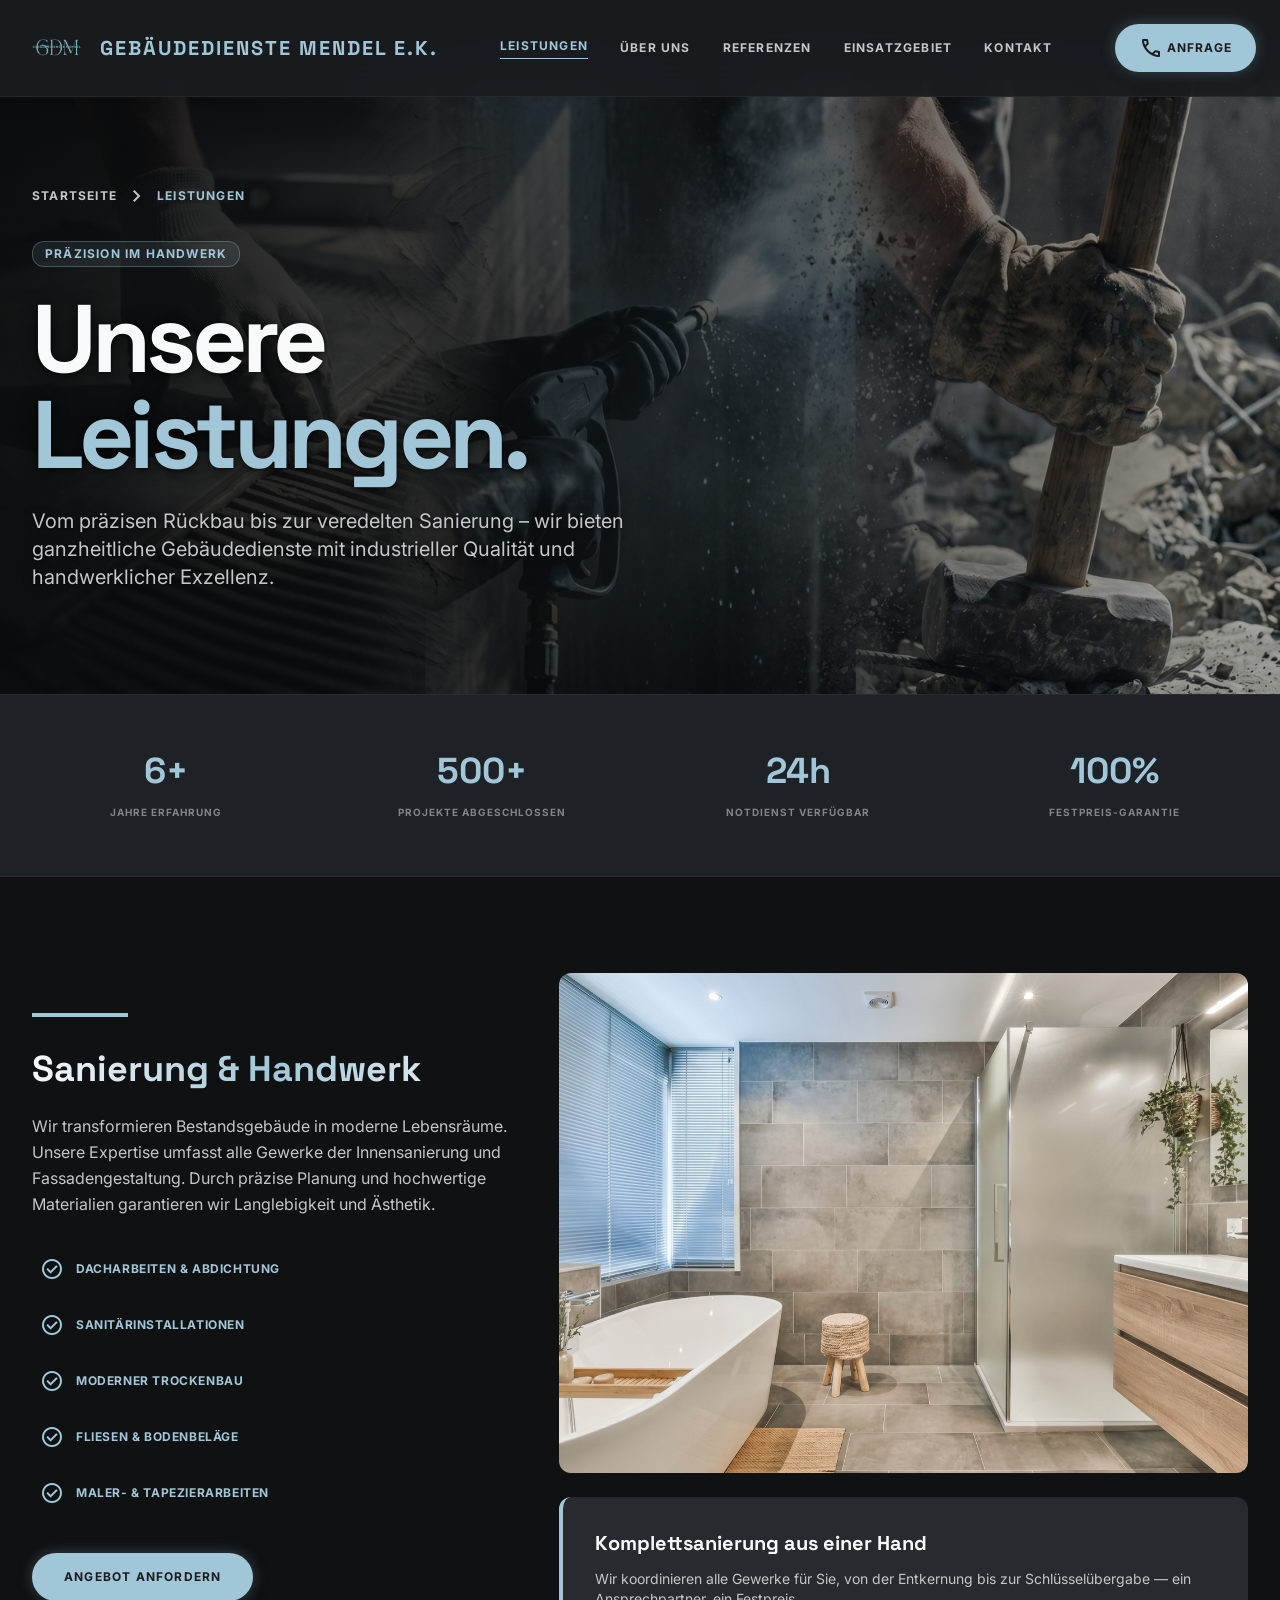
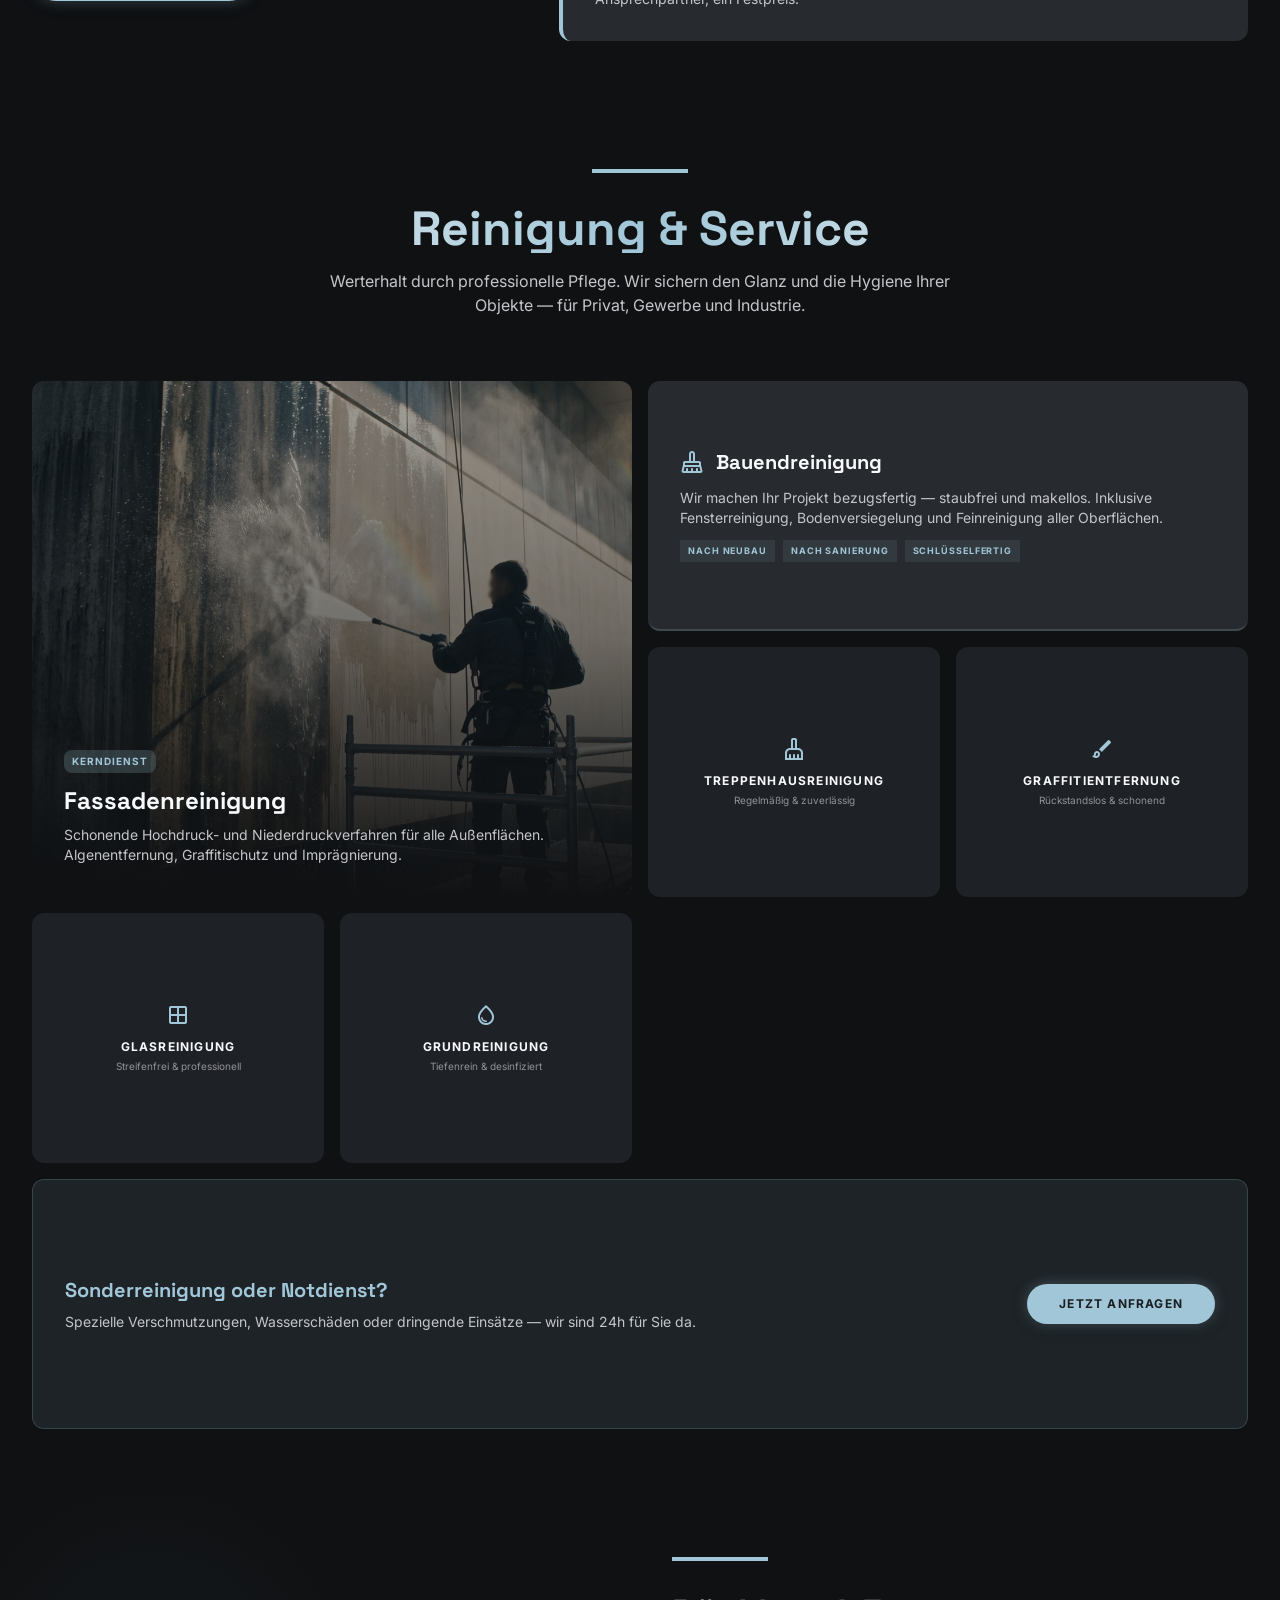
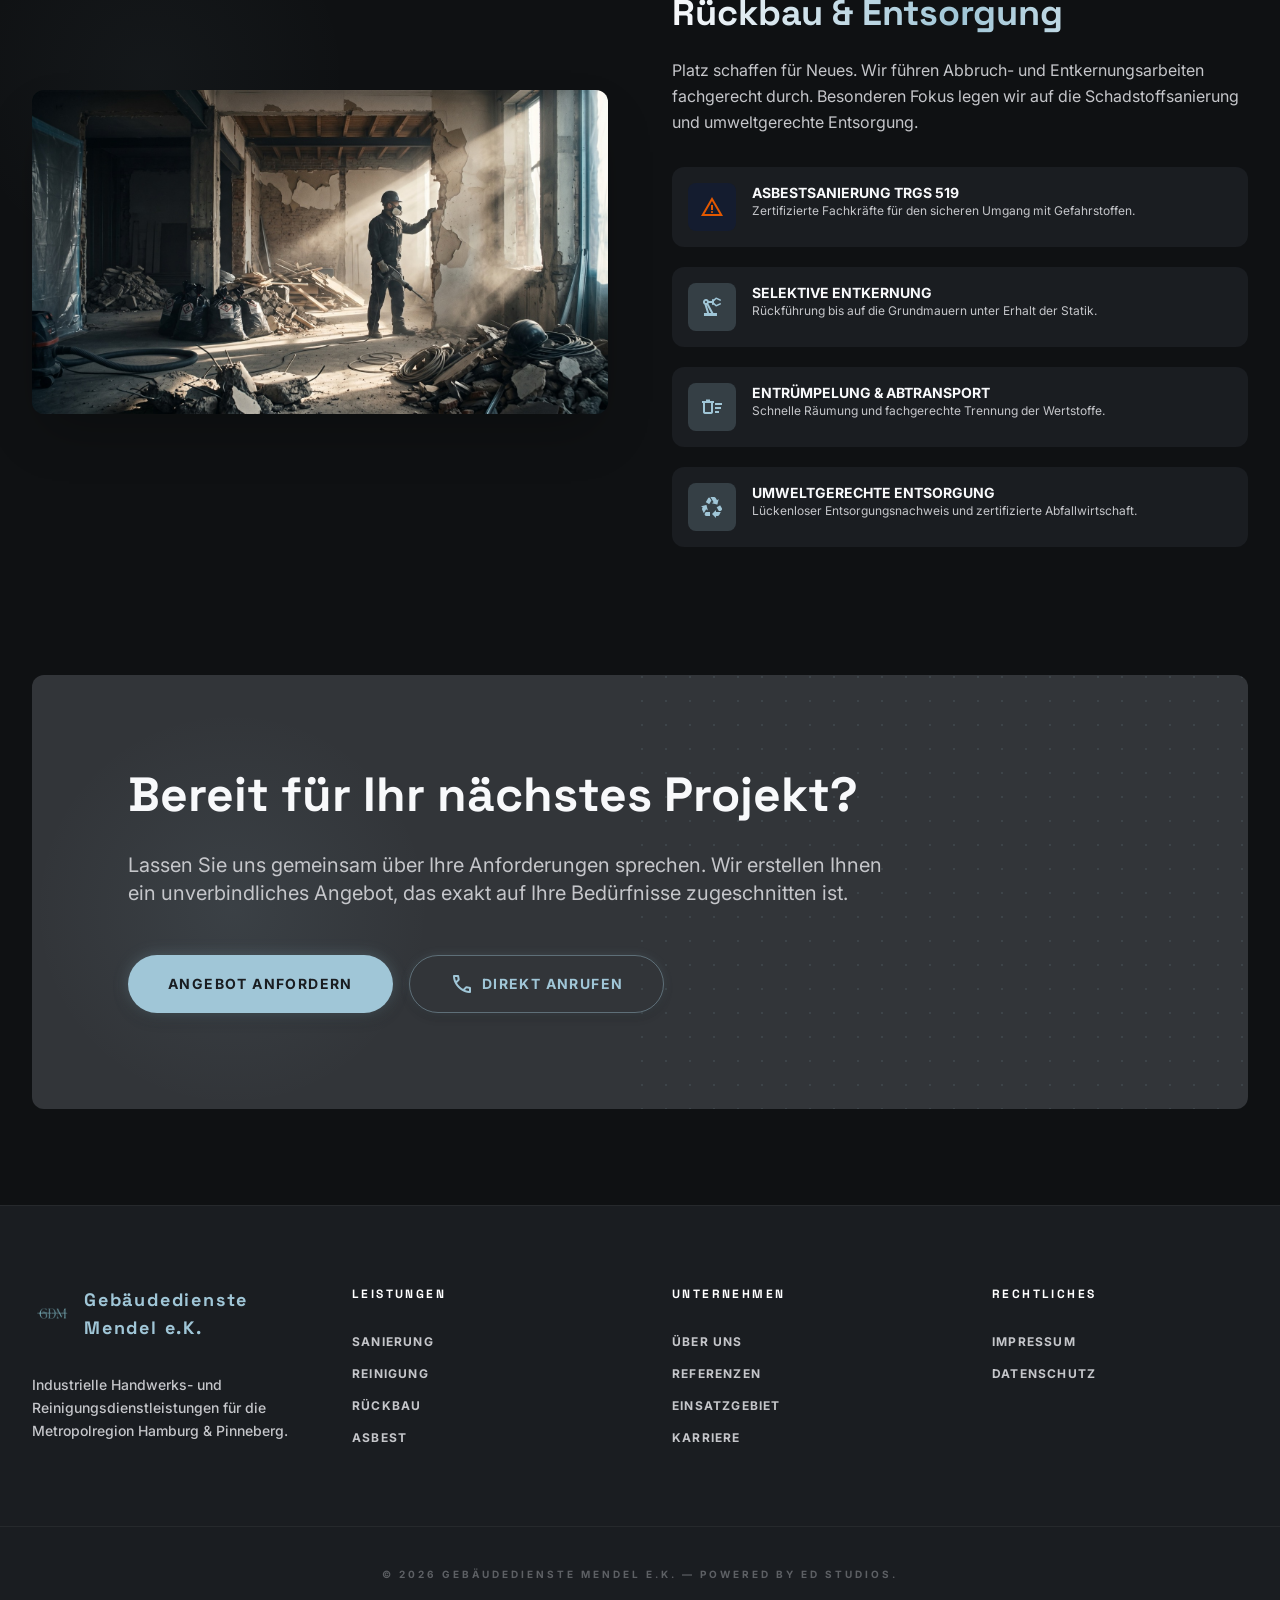
<file: leistungen.html>
<!DOCTYPE html>
<html class="scroll-smooth" lang="de">
<head>
<meta charset="utf-8">
<meta content="width=device-width, initial-scale=1.0" name="viewport">
<meta name="description" content="Alle Leistungen von Gebäudedienste Mendel e.K. – Sanierung, Reinigung, Rückbau & Asbestsanierung in Hamburg und Pinneberg.">
<title>Leistungsübersicht | Gebäudedienste Mendel e.K.</title>
<link rel="preconnect" href="https://fonts.googleapis.com">
<link rel="preconnect" href="https://fonts.gstatic.com" crossorigin>
<link rel="stylesheet" href="assets/tailwind.min.css">
<link href="https://fonts.googleapis.com/css2?family=Space+Grotesk:wght@400;700&family=Inter:wght@400;500;600;700;800;900&family=Material+Symbols+Outlined:opsz,wght,FILL,GRAD@20..48,100..700,0..1,-50..200&icon_names=brush,call,chat,check_circle,chevron_right,cleaning_services,close,delete_sweep,mop,precision_manufacturing,recycling,request_quote,warning,water_drop,window&display=swap" rel="stylesheet">
<style>
    html, body { overflow-x: clip; max-width: 100%; }
    .material-symbols-outlined {
        font-variation-settings: 'FILL' 0, 'wght' 400, 'GRAD' 0, 'opsz' 24;
    }
    html { scroll-behavior: smooth; }

    /* Button glow */
    .btn-glow {
        box-shadow: 0 0 15px rgba(160, 198, 215, 0.3), 0 4px 15px rgba(0,0,0,0.3);
        transition: all 0.3s ease;
    }
    .btn-glow:hover {
        box-shadow: 0 0 30px rgba(160, 198, 215, 0.5), 0 4px 20px rgba(0,0,0,0.4);
        transform: translateY(-2px);
    }
    .btn-outline-glow {
        box-shadow: 0 0 10px rgba(160, 198, 215, 0.15), 0 4px 10px rgba(0,0,0,0.2);
        transition: all 0.3s ease;
    }
    .btn-outline-glow:hover {
        box-shadow: 0 0 25px rgba(160, 198, 215, 0.35), 0 4px 15px rgba(0,0,0,0.3);
        transform: translateY(-2px);
    }

    /* Scroll animations */
    .reveal {
        opacity: 0;
        transform: translateY(40px);
        transition: opacity 0.8s cubic-bezier(0.16, 1, 0.3, 1), transform 0.8s cubic-bezier(0.16, 1, 0.3, 1);
    }
    .reveal.active { opacity: 1; transform: translateY(0); }
    .reveal-left {
        opacity: 0;
        transform: translateX(-60px);
        transition: opacity 0.8s cubic-bezier(0.16, 1, 0.3, 1), transform 0.8s cubic-bezier(0.16, 1, 0.3, 1);
    }
    .reveal-left.active { opacity: 1; transform: translateX(0); }
    .reveal-right {
        opacity: 0;
        transform: translateX(60px);
        transition: opacity 0.8s cubic-bezier(0.16, 1, 0.3, 1), transform 0.8s cubic-bezier(0.16, 1, 0.3, 1);
    }
    .reveal-right.active { opacity: 1; transform: translateX(0); }
    .reveal-scale {
        opacity: 0;
        transform: scale(0.9);
        transition: opacity 0.7s cubic-bezier(0.16, 1, 0.3, 1), transform 0.7s cubic-bezier(0.16, 1, 0.3, 1);
    }
    .reveal-scale.active { opacity: 1; transform: scale(1); }

    /* Staggered children */
    .stagger-children > * {
        opacity: 0;
        transform: translateY(30px);
        transition: opacity 0.6s cubic-bezier(0.16, 1, 0.3, 1), transform 0.6s cubic-bezier(0.16, 1, 0.3, 1);
    }
    .stagger-children.active > *:nth-child(1) { transition-delay: 0.05s; }
    .stagger-children.active > *:nth-child(2) { transition-delay: 0.12s; }
    .stagger-children.active > *:nth-child(3) { transition-delay: 0.19s; }
    .stagger-children.active > *:nth-child(4) { transition-delay: 0.26s; }
    .stagger-children.active > *:nth-child(5) { transition-delay: 0.33s; }
    .stagger-children.active > *:nth-child(6) { transition-delay: 0.40s; }
    .stagger-children.active > *:nth-child(7) { transition-delay: 0.47s; }
    .stagger-children.active > *:nth-child(8) { transition-delay: 0.54s; }
    .stagger-children.active > * { opacity: 1; transform: translateY(0); }

    /* Hero text entrance */
    @keyframes heroSlideUp {
        from { opacity: 0; transform: translateY(50px); }
        to { opacity: 1; transform: translateY(0); }
    }
    .hero-anim-1 { animation: heroSlideUp 0.9s cubic-bezier(0.16, 1, 0.3, 1) 0.2s both; }
    .hero-anim-2 { animation: heroSlideUp 0.9s cubic-bezier(0.16, 1, 0.3, 1) 0.4s both; }
    .hero-anim-3 { animation: heroSlideUp 0.9s cubic-bezier(0.16, 1, 0.3, 1) 0.6s both; }
    .hero-anim-4 { animation: heroSlideUp 0.9s cubic-bezier(0.16, 1, 0.3, 1) 0.8s both; }

    /* Hero text readability */
    .hero-text-shadow { text-shadow: 0 2px 16px rgba(0,0,0,0.7), 0 1px 4px rgba(0,0,0,0.5); }
    .hero-text-shadow-sm { text-shadow: 0 1px 10px rgba(0,0,0,0.6), 0 1px 3px rgba(0,0,0,0.4); }

    /* Nav shrink on scroll */
    .nav-scrolled { padding-top: 0.75rem !important; padding-bottom: 0.75rem !important; }

    /* Line draw */
    .line-draw { width: 0; transition: width 1s cubic-bezier(0.16, 1, 0.3, 1); }
    .line-draw.active { width: 6rem; }

    /* Mobile burger */
    .burger-line { transition: all 0.3s ease; }

    /* Modal */
    .modal-overlay { opacity: 0; pointer-events: none; transition: opacity 0.3s ease; }
    .modal-overlay.open { opacity: 1; pointer-events: auto; }
    .modal-content { transform: translateY(30px) scale(0.97); transition: transform 0.4s cubic-bezier(0.16, 1, 0.3, 1); }
    .modal-overlay.open .modal-content { transform: translateY(0) scale(1); }

    /* ═══ UNIQUE ANIMATIONS ═══ */

    /* 1) Magnetic tilt on hover — cards tilt toward cursor */
    .tilt-card {
        transition: transform 0.2s ease-out, box-shadow 0.3s ease;
        will-change: transform;
    }

    /* 2) Morphing blob background */
    @keyframes morphBlob {
        0%   { border-radius: 60% 40% 30% 70% / 60% 30% 70% 40%; }
        25%  { border-radius: 30% 60% 70% 40% / 50% 60% 30% 60%; }
        50%  { border-radius: 50% 60% 30% 60% / 30% 60% 70% 40%; }
        75%  { border-radius: 60% 40% 60% 30% / 70% 30% 50% 60%; }
        100% { border-radius: 60% 40% 30% 70% / 60% 30% 70% 40%; }
    }
    .morph-blob {
        animation: morphBlob 12s ease-in-out infinite;
        background: radial-gradient(ellipse, rgba(160,198,215,0.08) 0%, transparent 70%);
    }

    /* 3) Text clip gradient scroll — headline shimmers on scroll */
    @keyframes textShimmer {
        0%   { background-position: -200% center; }
        100% { background-position: 200% center; }
    }
    .text-shimmer {
        background: linear-gradient(90deg, #f8f9fb 0%, #A0C6D7 25%, #f8f9fb 50%, #A0C6D7 75%, #f8f9fb 100%);
        background-size: 200% auto;
        -webkit-background-clip: text;
        -webkit-text-fill-color: transparent;
        background-clip: text;
    }
    .text-shimmer.active {
        animation: textShimmer 3s ease-in-out 1 forwards;
    }

    /* 4) Counter number roll-up */
    @keyframes countUp {
        from { opacity: 0; transform: translateY(100%); }
        to   { opacity: 1; transform: translateY(0); }
    }
    .count-roll { display: inline-block; overflow: hidden; }
    .count-roll span {
        display: inline-block;
        opacity: 0;
        transform: translateY(100%);
    }
    .count-roll.active span {
        animation: countUp 0.6s cubic-bezier(0.16, 1, 0.3, 1) forwards;
    }

    /* 5) Parallax image on scroll */
    .parallax-img {
        transition: transform 0.1s linear;
        will-change: transform;
    }

    /* 6) Glow pulse for section dividers */
    @keyframes glowPulse {
        0%, 100% { box-shadow: 0 0 10px rgba(160,198,215,0.2), 0 0 40px rgba(160,198,215,0.05); }
        50%      { box-shadow: 0 0 20px rgba(160,198,215,0.4), 0 0 60px rgba(160,198,215,0.1); }
    }
    .glow-divider {
        animation: glowPulse 3s ease-in-out infinite;
    }

    /* 7) Staggered reveal for bento cards */
    .bento-stagger > *:nth-child(1) { transition-delay: 0s; }
    .bento-stagger > *:nth-child(2) { transition-delay: 0.1s; }
    .bento-stagger > *:nth-child(3) { transition-delay: 0.2s; }
    .bento-stagger > *:nth-child(4) { transition-delay: 0.3s; }
    .bento-stagger > *:nth-child(5) { transition-delay: 0.4s; }
    .bento-stagger > *:nth-child(6) { transition-delay: 0.5s; }
    .bento-stagger > *:nth-child(7) { transition-delay: 0.6s; }

    /* 8) Image reveal wipe */
    @keyframes wipeReveal {
        from { clip-path: inset(0 100% 0 0); }
        to   { clip-path: inset(0 0 0 0); }
    }
    .wipe-reveal {
        clip-path: inset(0 100% 0 0);
    }
    .wipe-reveal.active {
        animation: wipeReveal 1.2s cubic-bezier(0.16, 1, 0.3, 1) forwards;
    }

    /* Feature list item hover */
    .feature-item {
        transition: transform 0.3s ease, background-color 0.3s ease, box-shadow 0.3s ease;
    }
    .feature-item:hover {
        transform: translateX(8px);
        background-color: rgba(160, 198, 215, 0.07);
        box-shadow: -4px 0 0 0 #A0C6D7;
    }

    /* Card hover */
    .card-hover {
        transition: transform 0.4s cubic-bezier(0.16, 1, 0.3, 1), box-shadow 0.4s ease;
    }
    .card-hover:hover {
        transform: translateY(-6px);
        box-shadow: 0 20px 40px rgba(0,0,0,0.3), 0 0 20px rgba(160, 198, 215, 0.1);
    }

    /* Stat counter glow */
    .stat-glow {
        position: relative;
    }
    .stat-glow::after {
        content: '';
        position: absolute;
        inset: -8px;
        border-radius: 50%;
        background: radial-gradient(circle, rgba(160,198,215,0.1) 0%, transparent 70%);
        z-index: -1;
        opacity: 0;
        transition: opacity 0.5s ease;
    }
    .stat-glow:hover::after {
        opacity: 1;
    }
</style>
</head>
<body class="bg-background text-on-surface font-body">

<!-- TopNavBar -->
<nav id="mainNav" class="fixed top-0 w-full z-50 bg-primary/90 backdrop-blur-xl border-b border-white/5 transition-all duration-300">
<div class="flex justify-between items-center w-full px-4 sm:px-6 py-4 max-w-screen-2xl mx-auto">
    <a href="index.html" class="flex items-center gap-2 sm:gap-3">
        <img src="assets/logo-transparent.png" alt="GDM Logo" class="h-14 sm:h-16 w-auto">
        <span class="text-[11px] sm:text-xl font-bold font-headline text-secondary uppercase tracking-widest">
            Gebäudedienste Mendel e.K.
        </span>
    </a>
    <div class="hidden lg:flex items-center space-x-8">
        <a class="text-xs font-bold uppercase tracking-widest text-secondary border-b border-secondary pb-1 transition-colors" href="leistungen.html">Leistungen</a>
        <a class="text-xs font-bold uppercase tracking-widest text-on-surface-variant hover:text-secondary transition-colors" href="index.html#ueber-uns">Über uns</a>
        <a class="text-xs font-bold uppercase tracking-widest text-on-surface-variant hover:text-secondary transition-colors" href="index.html#referenzen">Referenzen</a>
        <a class="text-xs font-bold uppercase tracking-widest text-on-surface-variant hover:text-secondary transition-colors" href="index.html#einsatzgebiet">Einsatzgebiet</a>
        <a class="text-xs font-bold uppercase tracking-widest text-on-surface-variant hover:text-secondary transition-colors" href="index.html#kontakt">Kontakt</a>
    </div>
    <div class="flex items-center space-x-4">
        <a class="hidden lg:inline-flex items-center justify-center bg-secondary text-primary px-6 py-3 text-xs font-bold uppercase tracking-widest rounded-full btn-glow" href="tel:+491639308292">
            <span class="material-symbols-outlined mr-1 text-sm align-middle">call</span> Anfrage
        </a>
        <button id="burgerBtn" class="lg:hidden flex flex-col gap-1.5 p-2" onclick="document.getElementById('mobileMenu').classList.toggle('hidden')">
            <span class="burger-line w-6 h-0.5 bg-white block"></span>
            <span class="burger-line w-6 h-0.5 bg-white block"></span>
            <span class="burger-line w-4 h-0.5 bg-white block"></span>
        </button>
    </div>
</div>
<div id="mobileMenu" class="hidden lg:hidden bg-primary/95 backdrop-blur-xl border-t border-white/5 px-6 py-6 space-y-4">
    <a class="block text-sm font-bold uppercase tracking-widest text-secondary py-2" href="leistungen.html" onclick="document.getElementById('mobileMenu').classList.add('hidden')">Leistungen</a>
    <a class="block text-sm font-bold uppercase tracking-widest text-on-surface-variant hover:text-secondary transition-colors py-2" href="index.html#ueber-uns" onclick="document.getElementById('mobileMenu').classList.add('hidden')">Über uns</a>
    <a class="block text-sm font-bold uppercase tracking-widest text-on-surface-variant hover:text-secondary transition-colors py-2" href="index.html#referenzen" onclick="document.getElementById('mobileMenu').classList.add('hidden')">Referenzen</a>
    <a class="block text-sm font-bold uppercase tracking-widest text-on-surface-variant hover:text-secondary transition-colors py-2" href="index.html#einsatzgebiet" onclick="document.getElementById('mobileMenu').classList.add('hidden')">Einsatzgebiet</a>
    <a class="block text-sm font-bold uppercase tracking-widest text-on-surface-variant hover:text-secondary transition-colors py-2" href="index.html#kontakt" onclick="document.getElementById('mobileMenu').classList.add('hidden')">Kontakt</a>
</div>
</nav>

<main class="pt-20">

<!-- Hero Section -->
<header class="relative min-h-[500px] sm:min-h-[614px] flex items-center px-4 sm:px-8 overflow-hidden bg-surface-container-low">
    <div class="absolute inset-0 z-0">
        <img alt="Leistungsübersicht Header" class="w-full h-full object-cover" src="assets/header-leistungen.jpg">
        <div class="absolute inset-0 bg-gradient-to-r from-background/85 via-background/60 to-transparent"></div>
        <div class="absolute inset-0 bg-black/30"></div>
    </div>
    <!-- Morphing blob decoration -->
    <div class="absolute top-1/4 right-1/4 w-[500px] h-[500px] morph-blob pointer-events-none z-0"></div>
    <div class="relative z-10 max-w-4xl">
        <div class="hero-anim-1 flex items-center gap-2 text-on-surface-variant text-xs font-bold uppercase tracking-widest mb-8">
            <a href="index.html" class="hover:text-secondary transition-colors">Startseite</a>
            <span class="material-symbols-outlined text-sm">chevron_right</span>
            <span class="text-secondary">Leistungen</span>
        </div>
        <div class="hero-anim-2 inline-block px-3 py-1 bg-secondary/10 border border-secondary/30 text-secondary text-xs font-bold tracking-widest uppercase mb-6 rounded-xl">
            Präzision im Handwerk
        </div>
        <h1 class="hero-anim-3 hero-text-shadow font-headline text-5xl sm:text-6xl md:text-8xl font-bold tracking-tighter leading-none text-on-surface mb-6">
            Unsere <br><span class="text-secondary">Leistungen.</span>
        </h1>
        <p class="hero-anim-4 hero-text-shadow-sm text-base sm:text-lg md:text-xl text-on-surface-variant max-w-2xl leading-relaxed">
            Vom präzisen Rückbau bis zur veredelten Sanierung – wir bieten ganzheitliche Gebäudedienste mit industrieller Qualität und handwerklicher Exzellenz.
        </p>
    </div>
</header>

<!-- Animated stats bar -->
<section class="bg-surface-container border-y border-white/5 py-10 sm:py-14">
<div class="max-w-screen-2xl mx-auto px-4 sm:px-6 grid grid-cols-2 md:grid-cols-4 gap-8 text-center stagger-children">
    <div class="stat-glow">
        <div class="count-roll text-3xl sm:text-4xl font-headline font-bold text-secondary mb-2"><span>6+</span></div>
        <div class="text-[10px] font-bold uppercase tracking-widest text-on-surface-variant/60">Jahre Erfahrung</div>
    </div>
    <div class="stat-glow">
        <div class="count-roll text-3xl sm:text-4xl font-headline font-bold text-secondary mb-2"><span>500+</span></div>
        <div class="text-[10px] font-bold uppercase tracking-widest text-on-surface-variant/60">Projekte abgeschlossen</div>
    </div>
    <div class="stat-glow">
        <div class="count-roll text-3xl sm:text-4xl font-headline font-bold text-secondary mb-2"><span>24h</span></div>
        <div class="text-[10px] font-bold uppercase tracking-widest text-on-surface-variant/60">Notdienst verfügbar</div>
    </div>
    <div class="stat-glow">
        <div class="count-roll text-3xl sm:text-4xl font-headline font-bold text-secondary mb-2"><span>100%</span></div>
        <div class="text-[10px] font-bold uppercase tracking-widest text-on-surface-variant/60">Festpreis-Garantie</div>
    </div>
</div>
</section>

<!-- Main Content Canvas -->
<div class="px-4 sm:px-8 py-16 sm:py-24 space-y-24 sm:space-y-32 max-w-screen-2xl mx-auto">

    <!-- ═══ Section 1: Sanierung ═══ -->
    <section class="grid grid-cols-1 lg:grid-cols-12 gap-8 sm:gap-12 items-center" id="sanierung">
        <div class="lg:col-span-5 reveal-left">
            <div class="line-draw h-1 bg-secondary mb-8 glow-divider"></div>
            <h2 class="font-headline text-3xl sm:text-4xl font-bold mb-6 text-shimmer">Sanierung & Handwerk</h2>
            <p class="text-on-surface-variant mb-8 leading-relaxed">
                Wir transformieren Bestandsgebäude in moderne Lebensräume. Unsere Expertise umfasst alle Gewerke der Innensanierung und Fassadengestaltung. Durch präzise Planung und hochwertige Materialien garantieren wir Langlebigkeit und Ästhetik.
            </p>
            <ul class="stagger-children space-y-4 mb-10">
                <li class="feature-item flex items-center gap-3 text-secondary p-2 rounded-lg">
                    <span class="material-symbols-outlined text-sm">check_circle</span>
                    <span class="font-bold uppercase tracking-wider text-xs">Dacharbeiten & Abdichtung</span>
                </li>
                <li class="feature-item flex items-center gap-3 text-secondary p-2 rounded-lg">
                    <span class="material-symbols-outlined text-sm">check_circle</span>
                    <span class="font-bold uppercase tracking-wider text-xs">Sanitärinstallationen</span>
                </li>
                <li class="feature-item flex items-center gap-3 text-secondary p-2 rounded-lg">
                    <span class="material-symbols-outlined text-sm">check_circle</span>
                    <span class="font-bold uppercase tracking-wider text-xs">Moderner Trockenbau</span>
                </li>
                <li class="feature-item flex items-center gap-3 text-secondary p-2 rounded-lg">
                    <span class="material-symbols-outlined text-sm">check_circle</span>
                    <span class="font-bold uppercase tracking-wider text-xs">Fliesen & Bodenbeläge</span>
                </li>
                <li class="feature-item flex items-center gap-3 text-secondary p-2 rounded-lg">
                    <span class="material-symbols-outlined text-sm">check_circle</span>
                    <span class="font-bold uppercase tracking-wider text-xs">Maler- & Tapezierarbeiten</span>
                </li>
            </ul>
            <a href="index.html#kontakt" class="inline-flex items-center justify-center bg-secondary text-primary px-8 py-4 font-bold uppercase tracking-widest text-xs rounded-full btn-glow">Angebot anfordern</a>
        </div>
        <div class="lg:col-span-7 reveal-right">
            <!-- Single large image -->
            <div class="rounded-xl overflow-hidden reveal-scale" style="will-change: transform;">
                <img alt="Sanierung und Handwerk" class="w-full h-[350px] sm:h-[500px] object-cover" src="assets/sanierung-handwerk.jpg" loading="lazy">
            </div>
            <div class="mt-6 bg-surface-container-high p-6 sm:p-8 rounded-xl border-l-4 border-secondary card-hover tilt-card reveal">
                <h3 class="font-headline text-lg sm:text-xl font-bold mb-3">Komplettsanierung aus einer Hand</h3>
                <p class="text-sm text-on-surface-variant">Wir koordinieren alle Gewerke für Sie, von der Entkernung bis zur Schlüsselübergabe — ein Ansprechpartner, ein Festpreis.</p>
            </div>
        </div>
    </section>

    <!-- ═══ Section 2: Reinigung (Bento Grid) ═══ -->
    <section id="reinigung">
        <div class="text-center mb-12 sm:mb-16 reveal">
            <div class="line-draw h-1 bg-secondary mx-auto mb-8 glow-divider"></div>
            <h2 class="font-headline text-3xl sm:text-4xl md:text-5xl font-bold mb-4 text-shimmer">Reinigung & Service</h2>
            <p class="max-w-2xl mx-auto text-on-surface-variant">Werterhalt durch professionelle Pflege. Wir sichern den Glanz und die Hygiene Ihrer Objekte — für Privat, Gewerbe und Industrie.</p>
        </div>
        <div class="grid grid-cols-1 md:grid-cols-4 gap-4 auto-rows-[200px] sm:auto-rows-[250px] bento-stagger stagger-children">
            <!-- Main image card -->
            <div class="md:col-span-2 md:row-span-2 bg-surface-container-low rounded-xl overflow-hidden relative group tilt-card">
                <img alt="Fassadenreinigung" class="absolute inset-0 w-full h-full object-cover opacity-60 group-hover:scale-105 transition-transform duration-700" src="assets/fassadenreinigung.jpg" loading="lazy">
                <div class="absolute inset-0 bg-gradient-to-t from-background via-background/30 to-transparent p-6 sm:p-8 flex flex-col justify-end">
                    <span class="inline-block px-2 py-1 bg-secondary/20 text-secondary text-[10px] font-bold uppercase tracking-widest w-fit mb-3 rounded-lg">Kerndienst</span>
                    <h3 class="text-xl sm:text-2xl font-bold font-headline mb-2">Fassadenreinigung</h3>
                    <p class="text-sm text-on-surface-variant">Schonende Hochdruck- und Niederdruckverfahren für alle Außenflächen. Algenentfernung, Graffitischutz und Imprägnierung.</p>
                </div>
            </div>
            <!-- Bauendreinigung -->
            <div class="md:col-span-2 bg-surface-container-high rounded-xl p-6 sm:p-8 flex flex-col justify-center border-b-2 border-secondary/20 tilt-card">
                <div class="flex items-center gap-3 mb-3">
                    <span class="material-symbols-outlined text-secondary text-2xl">mop</span>
                    <h3 class="text-lg sm:text-xl font-bold font-headline">Bauendreinigung</h3>
                </div>
                <p class="text-sm text-on-surface-variant mb-3">Wir machen Ihr Projekt bezugsfertig — staubfrei und makellos. Inklusive Fensterreinigung, Bodenversiegelung und Feinreinigung aller Oberflächen.</p>
                <div class="flex flex-wrap gap-2">
                    <span class="text-[9px] font-bold uppercase tracking-widest bg-secondary/10 text-secondary px-2 py-1 rounded">Nach Neubau</span>
                    <span class="text-[9px] font-bold uppercase tracking-widest bg-secondary/10 text-secondary px-2 py-1 rounded">Nach Sanierung</span>
                    <span class="text-[9px] font-bold uppercase tracking-widest bg-secondary/10 text-secondary px-2 py-1 rounded">Schlüsselfertig</span>
                </div>
            </div>
            <!-- Treppenhaus (desktop only) -->
            <div class="hidden md:flex bg-surface-container rounded-xl p-6 flex-col items-center justify-center text-center tilt-card group">
                <span class="material-symbols-outlined text-secondary text-4xl mb-3 group-hover:scale-110 transition-transform duration-300">cleaning_services</span>
                <h4 class="font-bold text-xs uppercase tracking-widest mb-1">Treppenhausreinigung</h4>
                <p class="text-[10px] text-on-surface-variant/70">Regelmäßig & zuverlässig</p>
            </div>
            <!-- Graffiti (desktop only) -->
            <div class="hidden md:flex bg-surface-container rounded-xl p-6 flex-col items-center justify-center text-center tilt-card group">
                <span class="material-symbols-outlined text-secondary text-4xl mb-3 group-hover:scale-110 transition-transform duration-300">brush</span>
                <h4 class="font-bold text-xs uppercase tracking-widest mb-1">Graffitientfernung</h4>
                <p class="text-[10px] text-on-surface-variant/70">Rückstandslos & schonend</p>
            </div>
            <!-- Glasreinigung (desktop only) -->
            <div class="hidden md:flex bg-surface-container rounded-xl p-6 flex-col items-center justify-center text-center tilt-card group">
                <span class="material-symbols-outlined text-secondary text-4xl mb-3 group-hover:scale-110 transition-transform duration-300">window</span>
                <h4 class="font-bold text-xs uppercase tracking-widest mb-1">Glasreinigung</h4>
                <p class="text-[10px] text-on-surface-variant/70">Streifenfrei & professionell</p>
            </div>
            <!-- Grundreinigung (desktop only) -->
            <div class="hidden md:flex bg-surface-container rounded-xl p-6 flex-col items-center justify-center text-center tilt-card group">
                <span class="material-symbols-outlined text-secondary text-4xl mb-3 group-hover:scale-110 transition-transform duration-300">water_drop</span>
                <h4 class="font-bold text-xs uppercase tracking-widest mb-1">Grundreinigung</h4>
                <p class="text-[10px] text-on-surface-variant/70">Tiefenrein & desinfiziert</p>
            </div>
            <!-- CTA Banner -->
            <div class="md:col-span-4 bg-secondary/10 border border-secondary/20 rounded-xl p-6 sm:p-8 flex flex-col md:flex-row items-center justify-between">
                <div>
                    <h3 class="text-lg sm:text-xl font-bold font-headline text-secondary mb-2">Sonderreinigung oder Notdienst?</h3>
                    <p class="text-sm text-on-surface-variant">Spezielle Verschmutzungen, Wasserschäden oder dringende Einsätze — wir sind 24h für Sie da.</p>
                </div>
                <a href="index.html#kontakt" class="mt-6 md:mt-0 inline-flex items-center justify-center bg-secondary text-primary px-8 py-3 font-bold uppercase tracking-widest text-xs rounded-full btn-glow whitespace-nowrap">Jetzt Anfragen</a>
            </div>
        </div>

        <!-- Mobile stacking cards — außerhalb des Grids damit sticky korrekt funktioniert -->
        <div id="reinigungCards" class="md:hidden relative mt-4" style="height: 2000px;">
            <div class="sticky top-24" data-reinigung-sticky>
                <div class="reinigung-card bg-surface-container border border-white/10 rounded-2xl p-6 shadow-2xl" style="margin-bottom: -16px; position: relative; z-index: 1;">
                    <div class="flex flex-col items-center justify-center text-center py-4">
                        <span class="material-symbols-outlined text-secondary text-5xl mb-4">cleaning_services</span>
                        <h4 class="font-bold text-base uppercase tracking-widest mb-2 text-on-surface">Treppenhausreinigung</h4>
                        <p class="text-sm text-on-surface-variant">Regelmäßige und zuverlässige Treppenhausreinigung für Wohn- und Gewerbeimmobilien.</p>
                    </div>
                </div>
                <div class="reinigung-card bg-surface-container border border-white/10 rounded-2xl p-6 shadow-2xl" style="opacity:0; transform: translateY(60px); margin-bottom: -16px; position: relative; z-index: 2;">
                    <div class="flex flex-col items-center justify-center text-center py-4">
                        <span class="material-symbols-outlined text-secondary text-5xl mb-4">brush</span>
                        <h4 class="font-bold text-base uppercase tracking-widest mb-2 text-on-surface">Graffitientfernung</h4>
                        <p class="text-sm text-on-surface-variant">Rückstandslose und schonende Entfernung aller Graffiti-Arten von sämtlichen Untergründen.</p>
                    </div>
                </div>
                <div class="reinigung-card bg-surface-container border border-white/10 rounded-2xl p-6 shadow-2xl" style="opacity:0; transform: translateY(60px); margin-bottom: -16px; position: relative; z-index: 3;">
                    <div class="flex flex-col items-center justify-center text-center py-4">
                        <span class="material-symbols-outlined text-secondary text-5xl mb-4">window</span>
                        <h4 class="font-bold text-base uppercase tracking-widest mb-2 text-on-surface">Glasreinigung</h4>
                        <p class="text-sm text-on-surface-variant">Streifenfreie Profi-Glasreinigung für Fenster, Fassaden und Glaselemente aller Art.</p>
                    </div>
                </div>
                <div class="reinigung-card bg-surface-container border border-white/10 rounded-2xl p-6 shadow-2xl" style="opacity:0; transform: translateY(60px); position: relative; z-index: 4;">
                    <div class="flex flex-col items-center justify-center text-center py-4">
                        <span class="material-symbols-outlined text-secondary text-5xl mb-4">water_drop</span>
                        <h4 class="font-bold text-base uppercase tracking-widest mb-2 text-on-surface">Grundreinigung</h4>
                        <p class="text-sm text-on-surface-variant">Tiefenreinigung und Desinfektion — für Böden, Sanitäranlagen und alle Oberflächen.</p>
                    </div>
                </div>
            </div>
        </div>
    </section>

    <!-- ═══ Section 3: Rückbau (Asymmetric) ═══ -->
    <section class="relative" id="rueckbau">
        <!-- Decorative blob -->
        <div class="absolute -top-20 -left-20 w-[400px] h-[400px] morph-blob pointer-events-none opacity-50"></div>
        <div class="grid grid-cols-1 lg:grid-cols-2 gap-10 sm:gap-16 items-center relative z-10">
            <div class="order-2 lg:order-1 rounded-xl overflow-hidden shadow-2xl reveal-left" style="will-change: transform;">
                <img alt="Rückbau und Entsorgung" class="w-full aspect-video object-cover" src="assets/rueckbau-entsorgung.jpg" loading="lazy">
            </div>
            <div class="order-1 lg:order-2 reveal-right">
                <div class="line-draw h-1 bg-secondary mb-8 glow-divider"></div>
                <h2 class="font-headline text-3xl sm:text-4xl font-bold mb-6 text-shimmer">Rückbau & Entsorgung</h2>
                <p class="text-on-surface-variant mb-8 leading-relaxed">
                    Platz schaffen für Neues. Wir führen Abbruch- und Entkernungsarbeiten fachgerecht durch. Besonderen Fokus legen wir auf die Schadstoffsanierung und umweltgerechte Entsorgung.
                </p>
                <div class="stagger-children space-y-5">
                    <div class="feature-item flex gap-4 p-4 bg-surface-container-low rounded-xl tilt-card">
                        <span class="material-symbols-outlined text-on-tertiary-container bg-tertiary-container p-3 rounded-lg">warning</span>
                        <div>
                            <h4 class="font-bold text-sm uppercase">Asbestsanierung TRGS 519</h4>
                            <p class="text-xs text-on-surface-variant">Zertifizierte Fachkräfte für den sicheren Umgang mit Gefahrstoffen.</p>
                        </div>
                    </div>
                    <div class="feature-item flex gap-4 p-4 bg-surface-container-low rounded-xl tilt-card">
                        <span class="material-symbols-outlined text-secondary bg-secondary/20 p-3 rounded-lg">precision_manufacturing</span>
                        <div>
                            <h4 class="font-bold text-sm uppercase">Selektive Entkernung</h4>
                            <p class="text-xs text-on-surface-variant">Rückführung bis auf die Grundmauern unter Erhalt der Statik.</p>
                        </div>
                    </div>
                    <div class="feature-item flex gap-4 p-4 bg-surface-container-low rounded-xl tilt-card">
                        <span class="material-symbols-outlined text-secondary bg-secondary/20 p-3 rounded-lg">delete_sweep</span>
                        <div>
                            <h4 class="font-bold text-sm uppercase">Entrümpelung & Abtransport</h4>
                            <p class="text-xs text-on-surface-variant">Schnelle Räumung und fachgerechte Trennung der Wertstoffe.</p>
                        </div>
                    </div>
                    <div class="feature-item flex gap-4 p-4 bg-surface-container-low rounded-xl tilt-card">
                        <span class="material-symbols-outlined text-secondary bg-secondary/20 p-3 rounded-lg">recycling</span>
                        <div>
                            <h4 class="font-bold text-sm uppercase">Umweltgerechte Entsorgung</h4>
                            <p class="text-xs text-on-surface-variant">Lückenloser Entsorgungsnachweis und zertifizierte Abfallwirtschaft.</p>
                        </div>
                    </div>
                </div>
            </div>
        </div>
    </section>

    <!-- ═══ CTA Section ═══ -->
    <section class="bg-surface-container-highest rounded-none md:rounded-xl p-8 sm:p-12 md:p-24 relative overflow-hidden reveal-scale">
        <div class="absolute top-0 right-0 w-1/2 h-full opacity-10 pointer-events-none">
            <div class="w-full h-full" style="background-image: radial-gradient(circle at 2px 2px, #A0C6D7 1px, transparent 0); background-size: 24px 24px;"></div>
        </div>
        <!-- Morphing blob decoration -->
        <div class="absolute bottom-0 left-0 w-[400px] h-[400px] morph-blob pointer-events-none"></div>
        <div class="relative z-10 max-w-3xl">
            <h2 class="font-headline text-3xl sm:text-4xl md:text-5xl font-bold mb-6 sm:mb-8 leading-tight">Bereit für Ihr nächstes Projekt?</h2>
            <p class="text-base sm:text-xl text-on-surface-variant mb-8 sm:mb-12">Lassen Sie uns gemeinsam über Ihre Anforderungen sprechen. Wir erstellen Ihnen ein unverbindliches Angebot, das exakt auf Ihre Bedürfnisse zugeschnitten ist.</p>
            <div class="flex flex-col sm:flex-row flex-wrap gap-4">
                <a href="index.html#kontakt" class="bg-secondary text-primary px-8 sm:px-10 py-4 font-bold uppercase tracking-widest text-xs sm:text-sm shadow-xl active:scale-95 transition-all rounded-full btn-glow inline-flex items-center justify-center">Angebot anfordern</a>
                <a href="tel:+491639308292" class="border border-secondary/40 hover:border-secondary text-secondary px-8 sm:px-10 py-4 font-bold uppercase tracking-widest text-xs sm:text-sm transition-all rounded-full btn-outline-glow text-center flex items-center justify-center">
                    <span class="material-symbols-outlined mr-2 text-lg">call</span> Direkt anrufen
                </a>
            </div>
        </div>
    </section>

</div>
</main>

<!-- Footer -->
<footer class="bg-surface-container-low border-t border-white/5">
<div class="grid grid-cols-2 md:grid-cols-4 gap-8 sm:gap-16 px-4 sm:px-8 py-16 sm:py-20 max-w-screen-2xl mx-auto">
    <div class="col-span-2 md:col-span-1">
        <a href="index.html" class="flex items-center gap-3 mb-8">
            <img src="assets/logo-transparent.png" alt="GDM Logo" class="h-10 w-auto" loading="lazy">
            <span class="text-base sm:text-lg font-bold font-headline text-secondary tracking-widest">Gebäudedienste Mendel e.K.</span>
        </a>
        <p class="text-sm leading-relaxed text-on-surface-variant font-medium">Industrielle Handwerks- und Reinigungsdienstleistungen für die Metropolregion Hamburg & Pinneberg.</p>
    </div>
    <div>
        <h4 class="font-headline text-white text-xs font-bold uppercase tracking-[0.2em] mb-6 sm:mb-8">Leistungen</h4>
        <ul class="space-y-3 sm:space-y-4 text-on-surface-variant text-xs font-bold uppercase tracking-widest">
            <li><a class="hover:text-secondary transition-colors" href="#sanierung">Sanierung</a></li>
            <li><a class="hover:text-secondary transition-colors" href="#reinigung">Reinigung</a></li>
            <li><a class="hover:text-secondary transition-colors" href="#rueckbau">Rückbau</a></li>
            <li><a class="hover:text-secondary transition-colors" href="#rueckbau">Asbest</a></li>
        </ul>
    </div>
    <div>
        <h4 class="font-headline text-white text-xs font-bold uppercase tracking-[0.2em] mb-6 sm:mb-8">Unternehmen</h4>
        <ul class="space-y-3 sm:space-y-4 text-on-surface-variant text-xs font-bold uppercase tracking-widest">
            <li><a class="hover:text-secondary transition-colors" href="index.html#ueber-uns">Über uns</a></li>
            <li><a class="hover:text-secondary transition-colors" href="index.html#referenzen">Referenzen</a></li>
            <li><a class="hover:text-secondary transition-colors" href="index.html#einsatzgebiet">Einsatzgebiet</a></li>
            <li><a class="hover:text-secondary transition-colors" href="#">Karriere</a></li>
        </ul>
    </div>
    <div>
        <h4 class="font-headline text-white text-xs font-bold uppercase tracking-[0.2em] mb-6 sm:mb-8">Rechtliches</h4>
        <ul class="space-y-3 sm:space-y-4 text-on-surface-variant text-xs font-bold uppercase tracking-widest">
            <li><a class="hover:text-secondary transition-colors cursor-pointer" onclick="openModal('impressumModal')">Impressum</a></li>
            <li><a class="hover:text-secondary transition-colors cursor-pointer" onclick="openModal('datenschutzModal')">Datenschutz</a></li>
        </ul>
    </div>
</div>
<div class="border-t border-white/5 py-8 sm:py-10 px-4 sm:px-8 text-center text-[10px] font-bold uppercase tracking-[0.3em] text-on-surface-variant/40">
    &copy; 2026 Gebäudedienste Mendel e.K. — Powered by ED Studios.
</div>
</footer>

<!-- BottomNavBar (Mobile) -->
<nav class="fixed bottom-0 left-0 w-full z-50 flex justify-around items-center h-16 pb-safe bg-primary md:hidden border-t border-white/5 shadow-2xl">
<a class="flex flex-col items-center justify-center text-on-surface-variant active:text-secondary w-full h-full" href="tel:+491639308292">
    <span class="material-symbols-outlined mb-0.5 text-xl">call</span>
    <span class="text-[9px] font-bold uppercase tracking-widest">Anrufen</span>
</a>
<a class="flex flex-col items-center justify-center text-on-surface-variant active:text-secondary w-full h-full" href="https://wa.me/491639308292">
    <span class="material-symbols-outlined mb-0.5 text-xl">chat</span>
    <span class="text-[9px] font-bold uppercase tracking-widest">WhatsApp</span>
</a>
<a class="flex flex-col items-center justify-center text-secondary w-full h-full" href="index.html#kontakt">
    <span class="material-symbols-outlined mb-0.5 text-xl">request_quote</span>
    <span class="text-[9px] font-bold uppercase tracking-widest">Anfrage</span>
</a>
</nav>

<!-- IMPRESSUM MODAL -->
<div id="impressumModal" class="modal-overlay fixed inset-0 z-[100] bg-black/80 backdrop-blur-sm flex items-start justify-center overflow-y-auto p-4 sm:p-8">
<div class="modal-content bg-background border border-white/10 rounded-xl max-w-3xl w-full my-8 sm:my-16 relative">
    <button onclick="closeModal('impressumModal')" class="absolute top-4 right-4 sm:top-6 sm:right-6 text-on-surface-variant hover:text-secondary transition-colors z-10">
        <span class="material-symbols-outlined text-2xl">close</span>
    </button>
    <div class="p-8 sm:p-12 md:p-16">
        <h2 class="text-3xl sm:text-4xl font-headline font-bold mb-8 text-secondary">Impressum</h2>
        <div class="text-on-surface-variant text-sm leading-relaxed space-y-6">
            <p class="text-xs font-bold uppercase tracking-widest text-secondary/70">gemäß §5 TMG (Telemediengesetz):</p>
            <div><p class="font-bold text-white">Nikolaj Mendel</p><p>Bernhard-Nocht-Straße 85</p><p>20359 Hamburg</p><p>Deutschland</p></div>
            <div><h3 class="font-bold text-white text-lg mb-3">Kontakt</h3><p>Telefon: +49 163 930 82 92 / 163 930 82 95</p><p>E-Mail: gebaeudedienstemendel@gmx.de</p><p>Internet: www.gebaeudedienste-mendel.de</p></div>
            <p>Rechtsform des Unternehmens: e.K. (eingetragener Kaufmann)</p>
            <div><p class="font-bold text-white">Steuer-Nr.:</p><p>Finanzamt Pinneberg, 31/055/06985</p></div>
            <div><h3 class="font-bold text-white text-lg mb-3">Verbraucherstreitbeilegung</h3><p>Wir sind nicht bereit oder verpflichtet, an Streitbeilegungsverfahren vor einer Verbraucherschlichtungsstelle teilzunehmen.</p></div>
            <div><h3 class="font-bold text-white text-lg mb-3">EU-Streitschlichtung</h3><p>Die Europäische Kommission stellt eine Plattform zur Online-Streitbeilegung (OS) bereit: ec.europa.eu/consumers/odr. Unsere E-Mail-Adresse finden Sie oben im Impressum.</p></div>
            <div><h3 class="font-bold text-white text-lg mb-3">Haftung für Inhalte</h3><p>Als Diensteanbieter sind wir gemäß § 7 Abs.1 TMG für eigene Inhalte auf diesen Seiten nach den allgemeinen Gesetzen verantwortlich. Nach §§ 8 bis 10 TMG sind wir als Diensteanbieter jedoch nicht verpflichtet, übermittelte oder gespeicherte fremde Informationen zu überwachen oder nach Umständen zu forschen, die auf eine rechtswidrige Tätigkeit hinweisen.</p></div>
            <div><h3 class="font-bold text-white text-lg mb-3">Haftung für Links</h3><p>Unser Angebot enthält Links zu externen Websites Dritter, auf deren Inhalte wir keinen Einfluss haben. Deshalb können wir für diese fremden Inhalte auch keine Gewähr übernehmen.</p></div>
            <div><h3 class="font-bold text-white text-lg mb-3">Urheberrecht</h3><p>Die durch die Seitenbetreiber erstellten Inhalte und Werke auf diesen Seiten unterliegen dem deutschen Urheberrecht.</p></div>
            <p class="text-xs text-on-surface-variant/50">Quelle: e-recht24.de</p>
        </div>
    </div>
</div>
</div>

<!-- DATENSCHUTZ MODAL -->
<div id="datenschutzModal" class="modal-overlay fixed inset-0 z-[100] bg-black/80 backdrop-blur-sm flex items-start justify-center overflow-y-auto p-4 sm:p-8">
<div class="modal-content bg-background border border-white/10 rounded-xl max-w-3xl w-full my-8 sm:my-16 relative">
    <button onclick="closeModal('datenschutzModal')" class="absolute top-4 right-4 sm:top-6 sm:right-6 text-on-surface-variant hover:text-secondary transition-colors z-10">
        <span class="material-symbols-outlined text-2xl">close</span>
    </button>
    <div class="p-8 sm:p-12 md:p-16">
        <h2 class="text-3xl sm:text-4xl font-headline font-bold mb-8 text-secondary">Datenschutzerklärung</h2>
        <div class="text-on-surface-variant text-sm leading-relaxed space-y-6">
            <div><h3 class="font-bold text-white text-lg mb-3">Allgemeiner Hinweis und Pflichtinformationen</h3><h4 class="font-bold text-white mb-2">Benennung der verantwortlichen Stelle</h4><p>Die verantwortliche Stelle für die Datenverarbeitung auf dieser Website ist:</p><div class="mt-3"><p class="font-bold text-white">Gebäudedienste Mendel e.K.</p><p>Nikolaj Mendel</p><p>Diesterwegstraße 34</p><p>25421 Pinneberg</p></div><p class="mt-3">Die verantwortliche Stelle entscheidet allein oder gemeinsam mit anderen über die Zwecke und Mittel der Verarbeitung von personenbezogenen Daten (z.B. Namen, Kontaktdaten o. Ä.).</p></div>
            <div><h3 class="font-bold text-white text-lg mb-3">Widerruf Ihrer Einwilligung zur Datenverarbeitung</h3><p>Nur mit Ihrer ausdrücklichen Einwilligung sind einige Vorgänge der Datenverarbeitung möglich. Ein Widerruf Ihrer bereits erteilten Einwilligung ist jederzeit möglich. Für den Widerruf genügt eine formlose Mitteilung per E-Mail.</p></div>
            <div><h3 class="font-bold text-white text-lg mb-3">Recht auf Beschwerde bei der zuständigen Aufsichtsbehörde</h3><p>Als Betroffener steht Ihnen im Falle eines datenschutzrechtlichen Verstoßes ein Beschwerderecht bei der zuständigen Aufsichtsbehörde zu.</p></div>
            <div><h3 class="font-bold text-white text-lg mb-3">Recht auf Datenübertragbarkeit</h3><p>Ihnen steht das Recht zu, Daten, die wir auf Grundlage Ihrer Einwilligung oder in Erfüllung eines Vertrags automatisiert verarbeiten, an sich oder an Dritte aushändigen zu lassen.</p></div>
            <div><h3 class="font-bold text-white text-lg mb-3">SSL- bzw. TLS-Verschlüsselung</h3><p>Aus Sicherheitsgründen und zum Schutz der Übertragung vertraulicher Inhalte nutzt unsere Website eine SSL-bzw. TLS-Verschlüsselung.</p></div>
            <div><h3 class="font-bold text-white text-lg mb-3">Server-Log-Dateien</h3><p>In Server-Log-Dateien erhebt und speichert der Provider der Website automatisch Informationen, die Ihr Browser automatisch an uns übermittelt.</p></div>
            <div><h3 class="font-bold text-white text-lg mb-3">Kontaktformular</h3><p>Per Kontaktformular übermittelte Daten werden einschließlich Ihrer Kontaktdaten gespeichert, um Ihre Anfrage bearbeiten zu können oder um für Anschlussfragen bereitzustehen. Eine Weitergabe dieser Daten findet ohne Ihre Einwilligung nicht statt.</p></div>
            <div><h3 class="font-bold text-white text-lg mb-3">Cookies</h3><p>Wenn Sie auf unserer Website einen Kommentar hinterlassen, können Sie sich dafür entscheiden, Ihren Namen, Ihre E-Mail-Adresse und Ihre Website in Cookies zu speichern.</p></div>
        </div>
    </div>
</div>
</div>

<!-- JavaScript -->
<script>
// Scroll reveal animations
function initScrollReveal() {
    const observer = new IntersectionObserver((entries) => {
        entries.forEach(entry => {
            if (entry.isIntersecting) {
                entry.target.classList.add('active');
            }
        });
    }, { threshold: 0.1, rootMargin: '0px 0px -50px 0px' });

    document.querySelectorAll('.reveal, .reveal-left, .reveal-right, .reveal-scale, .stagger-children, .line-draw, .text-shimmer, .wipe-reveal, .count-roll').forEach(el => {
        observer.observe(el);
    });
}

// Nav shrink on scroll
function initNavShrink() {
    const nav = document.getElementById('mainNav');
    window.addEventListener('scroll', () => {
        if (window.scrollY > 80) {
            nav.classList.add('nav-scrolled');
        } else {
            nav.classList.remove('nav-scrolled');
        }
    });
}

// Magnetic tilt effect on cards
function initTiltCards() {
    document.querySelectorAll('.tilt-card').forEach(card => {
        card.addEventListener('mousemove', (e) => {
            const rect = card.getBoundingClientRect();
            const x = e.clientX - rect.left;
            const y = e.clientY - rect.top;
            const centerX = rect.width / 2;
            const centerY = rect.height / 2;
            const rotateX = (y - centerY) / centerY * -4;
            const rotateY = (x - centerX) / centerX * 4;
            card.style.transform = `perspective(800px) rotateX(${rotateX}deg) rotateY(${rotateY}deg) translateY(-2px)`;
        });
        card.addEventListener('mouseleave', () => {
            card.style.transform = 'perspective(800px) rotateX(0) rotateY(0) translateY(0)';
        });
    });
}

// Parallax images on scroll
function initParallax() {
    const images = document.querySelectorAll('.parallax-img');
    if (!images.length) return;
    window.addEventListener('scroll', () => {
        images.forEach(img => {
            const rect = img.getBoundingClientRect();
            const scrollPercent = (rect.top + rect.height / 2) / window.innerHeight;
            const offset = (scrollPercent - 0.5) * -30;
            img.style.transform = `translateY(${offset}px) scale(1.05)`;
        });
    }, { passive: true });
}

// Modal functions
function openModal(id) {
    document.getElementById(id).classList.add('open');
    document.body.style.overflow = 'hidden';
}
function closeModal(id) {
    document.getElementById(id).classList.remove('open');
    document.body.style.overflow = '';
}
document.querySelectorAll('.modal-overlay').forEach(modal => {
    modal.addEventListener('click', (e) => {
        if (e.target === modal) {
            modal.classList.remove('open');
            document.body.style.overflow = '';
        }
    });
});
document.addEventListener('keydown', (e) => {
    if (e.key === 'Escape') {
        document.querySelectorAll('.modal-overlay.open').forEach(m => {
            m.classList.remove('open');
            document.body.style.overflow = '';
        });
    }
});

// Counter animation - numbers count up on scroll
function initCounters() {
    const counters = document.querySelectorAll('.count-roll span');
    if (!counters.length) return;
    const observer = new IntersectionObserver((entries) => {
        entries.forEach(entry => {
            if (!entry.isIntersecting) return;
            const span = entry.target;
            const text = span.textContent;
            const match = text.match(/^(\d+)/);
            if (!match) { span.style.opacity = '1'; span.style.transform = 'translateY(0)'; return; }
            const target = parseInt(match[1]);
            const suffix = text.replace(/^\d+/, '');
            let current = 0;
            const duration = 1500;
            const step = Math.max(1, Math.floor(target / (duration / 16)));
            span.style.opacity = '1';
            span.style.transform = 'translateY(0)';
            const timer = setInterval(() => {
                current += step;
                if (current >= target) { current = target; clearInterval(timer); }
                span.textContent = current + suffix;
            }, 16);
            observer.unobserve(span);
        });
    }, { threshold: 0.5 });
    counters.forEach(el => observer.observe(el));
}

// Stacking reinigung cards on mobile scroll
function initReinigungCards() {
    const container = document.getElementById('reinigungCards');
    if (!container || window.innerWidth >= 768) return;
    const cards = container.querySelectorAll('.reinigung-card');
    const totalCards = cards.length;

    const stickyEl = container.querySelector('[data-reinigung-sticky]');
    const topOffset = 96; // top-24
    const stickyHeight = stickyEl ? stickyEl.offsetHeight : 500;
    const available = container.offsetHeight - stickyHeight;
    const seg = available / totalCards;

    window.addEventListener('scroll', () => {
        const rect = container.getBoundingClientRect();
        const activeScroll = -rect.top + topOffset;

        cards.forEach((card, i) => {
            const segStart = i * seg;

            if (i === 0) {
                card.style.opacity = '1';
                card.style.transform = 'translateY(0)';
            } else {
                const slideStart = segStart - seg * 0.2;
                const slideEnd   = segStart + seg * 0.15;
                const slideIn = Math.max(0, Math.min(1,
                    (activeScroll - slideStart) / (slideEnd - slideStart)));
                card.style.opacity = slideIn;
                card.style.transform = `translateY(${(1 - slideIn) * 60}px)`;
            }
        });
    }, { passive: true });
}

// Init all
document.addEventListener('DOMContentLoaded', () => {
    initScrollReveal();
    initNavShrink();
    initTiltCards();
    initParallax();
    initCounters();
    initReinigungCards();
});
</script>

</body>
</html>
</file>
